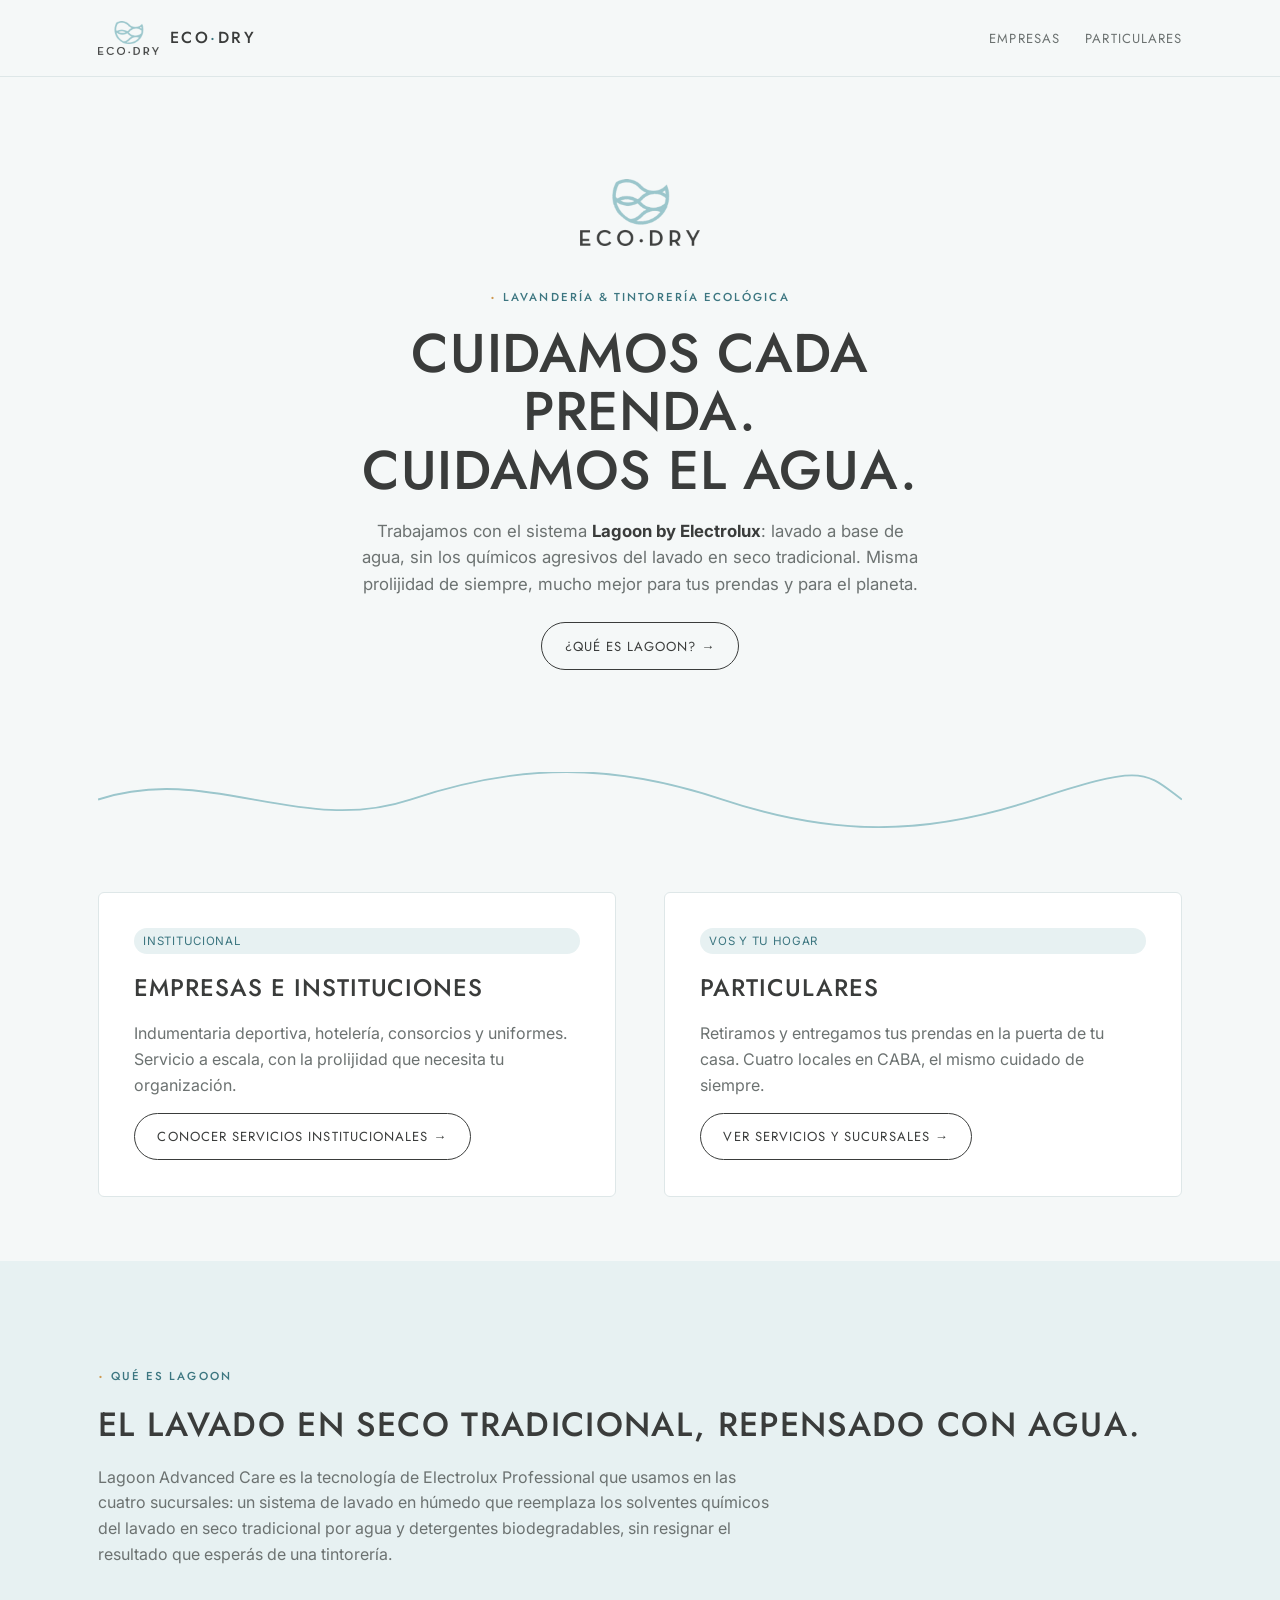
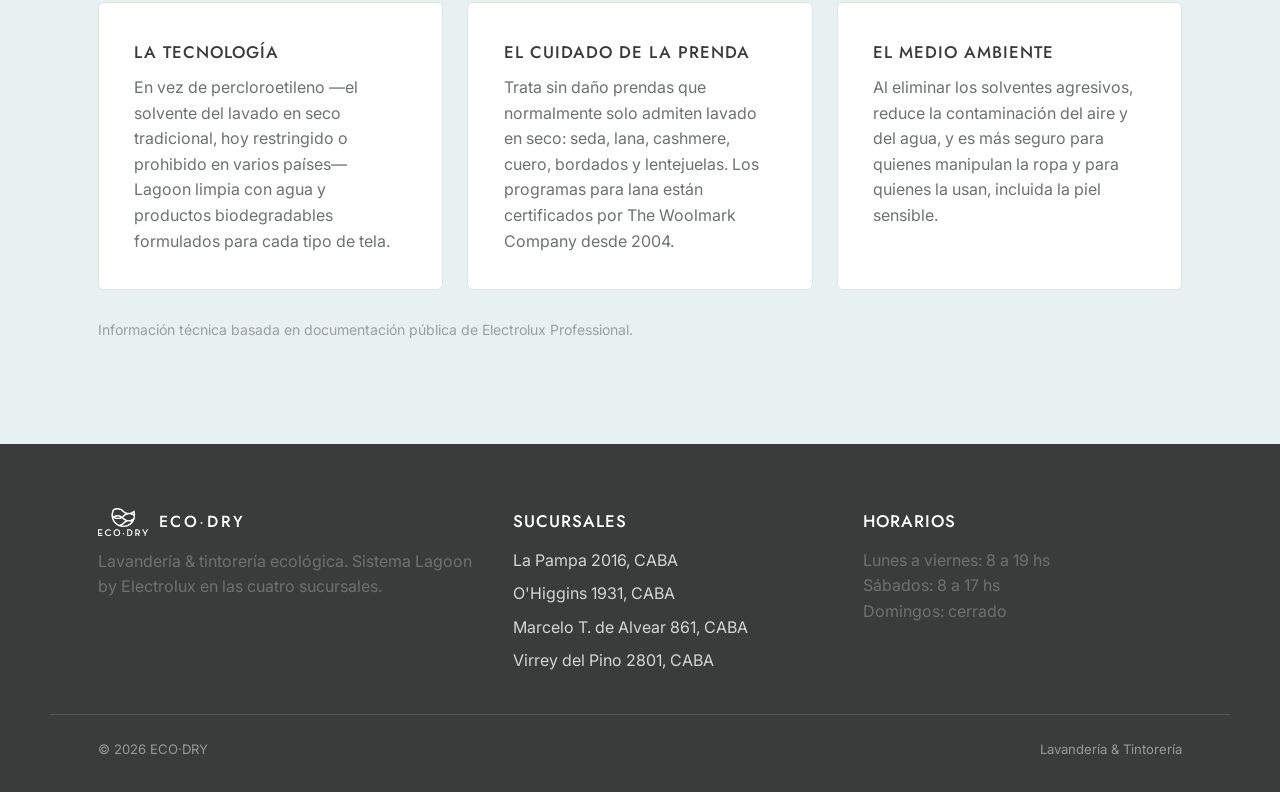
<file: index.html>
<!DOCTYPE html>
<html lang="es">
<head>
<meta charset="UTF-8">
<meta name="viewport" content="width=device-width, initial-scale=1.0">
<title>ECO·DRY — Lavandería & Tintorería Ecológica</title>
<meta name="description" content="ECO·DRY: lavandería y tintorería ecológica en CABA con sistema Lagoon by Electrolux. Servicios para empresas, instituciones y particulares.">
<link rel="icon" type="image/png" href="[data-uri]">
<link rel="preconnect" href="https://fonts.googleapis.com">
<link rel="preconnect" href="https://fonts.gstatic.com" crossorigin>
<link href="https://fonts.googleapis.com/css2?family=Jost:wght@400;500;600&family=Inter:wght@400;500;600&display=swap" rel="stylesheet">
<link rel="stylesheet" href="styles.css">
</head>
<body>

<header class="site-header">
  <div class="wrap">
    <a class="brand" href="index.html" aria-label="ECO·DRY — Inicio">
      <img src="[data-uri]" alt="ECO·DRY">
      <span class="brand-word">ECO<span class="dot">·</span>DRY</span>
    </a>
    <nav class="site-nav">
      <a href="empresas.html">Empresas</a>
      <a href="particulares.html">Particulares</a>
    </nav>
  </div>
</header>

<main>
  <section class="section">
    <div class="wrap stack center mx-auto" style="max-width:760px;">
      <img src="[data-uri]" alt="" style="width:120px; margin:0 auto 1.5rem;">
      <span class="eyebrow center" style="justify-content:center;">Lavandería & tintorería ecológica</span>
      <h1>Cuidamos cada prenda.<br>Cuidamos el agua.</h1>
      <p style="font-size:1.05rem; max-width:560px; margin:0 auto;">Trabajamos con el sistema <strong style="color:var(--ink);">Lagoon by Electrolux</strong>: lavado a base de agua, sin los químicos agresivos del lavado en seco tradicional. Misma prolijidad de siempre, mucho mejor para tus prendas y para el planeta.</p>
      <a href="#lagoon" class="btn btn-ghost" style="margin:0.4rem auto 0;">¿Qué es Lagoon? →</a>
    </div>
  </section>

  <div class="wrap">
    <svg class="wave-divider" viewBox="0 0 1180 60" fill="none" xmlns="http://www.w3.org/2000/svg" aria-hidden="true">
      <path d="M0 30 C 120 -10, 220 70, 340 30 S 560 -10, 680 30 S 900 70, 1020 30 S 1140 0, 1180 30" stroke="currentColor" stroke-width="2"/>
    </svg>
  </div>

  <section class="section--tight">
    <div class="wrap">
      <div class="cols-2">

        <a href="empresas.html" class="card" style="text-decoration:none; color:inherit; display:flex; flex-direction:column; gap:0.9rem; transition:border-color .25s var(--ease), transform .25s var(--ease);" onmouseover="this.style.borderColor='var(--lagoon-deep)'" onmouseout="this.style.borderColor='var(--line)'">
          <span class="tag">Institucional</span>
          <h2 style="font-size:1.5rem;">Empresas e instituciones</h2>
          <p>Indumentaria deportiva, hotelería, consorcios y uniformes. Servicio a escala, con la prolijidad que necesita tu organización.</p>
          <span class="btn btn-ghost" style="margin-top:auto; width:fit-content;">Conocer servicios institucionales →</span>
        </a>

        <a href="particulares.html" class="card" style="text-decoration:none; color:inherit; display:flex; flex-direction:column; gap:0.9rem; transition:border-color .25s var(--ease);" onmouseover="this.style.borderColor='var(--lagoon-deep)'" onmouseout="this.style.borderColor='var(--line)'">
          <span class="tag">Vos y tu hogar</span>
          <h2 style="font-size:1.5rem;">Particulares</h2>
          <p>Retiramos y entregamos tus prendas en la puerta de tu casa. Cuatro locales en CABA, el mismo cuidado de siempre.</p>
          <span class="btn btn-ghost" style="margin-top:auto; width:fit-content;">Ver servicios y sucursales →</span>
        </a>

      </div>
    </div>
  </section>

  <section class="section section--pale" id="lagoon">
    <div class="wrap">
      <span class="eyebrow">Qué es Lagoon</span>
      <h2 style="margin-top:0.6rem;">El lavado en seco tradicional, repensado con agua.</h2>
      <p style="margin-top:0.8rem; max-width:680px;">Lagoon Advanced Care es la tecnología de Electrolux Professional que usamos en las cuatro sucursales: un sistema de lavado en húmedo que reemplaza los solventes químicos del lavado en seco tradicional por agua y detergentes biodegradables, sin resignar el resultado que esperás de una tintorería.</p>
      <div class="cols-3" style="margin-top:2.2rem;">
        <div class="card">
          <h3>La tecnología</h3>
          <p style="margin-top:0.6rem;">En vez de percloroetileno —el solvente del lavado en seco tradicional, hoy restringido o prohibido en varios países— Lagoon limpia con agua y productos biodegradables formulados para cada tipo de tela.</p>
        </div>
        <div class="card">
          <h3>El cuidado de la prenda</h3>
          <p style="margin-top:0.6rem;">Trata sin daño prendas que normalmente solo admiten lavado en seco: seda, lana, cashmere, cuero, bordados y lentejuelas. Los programas para lana están certificados por The Woolmark Company desde 2004.</p>
        </div>
        <div class="card">
          <h3>El medio ambiente</h3>
          <p style="margin-top:0.6rem;">Al eliminar los solventes agresivos, reduce la contaminación del aire y del agua, y es más seguro para quienes manipulan la ropa y para quienes la usan, incluida la piel sensible.</p>
        </div>
      </div>
      <p class="muted" style="margin-top:1.8rem;">Información técnica basada en documentación pública de Electrolux Professional.</p>
    </div>
  </section>
</main>

<footer class="site-footer">
  <div class="wrap footer-grid">
    <div>
      <div class="brand" style="margin-bottom:0.8rem;">
        <img src="[data-uri]" alt="" style="height:28px; filter:brightness(0) invert(1);">
        <span class="brand-word" style="color:var(--paper);">ECO<span class="dot" style="color:var(--lagoon);">·</span>DRY</span>
      </div>
      <p>Lavandería & tintorería ecológica. Sistema Lagoon by Electrolux en las cuatro sucursales.</p>
    </div>
    <div>
      <h3>Sucursales</h3>
      <ul class="list-plain stack gap-sm" style="margin-top:0.8rem;">
        <li>La Pampa 2016, CABA</li>
        <li>O'Higgins 1931, CABA</li>
        <li>Marcelo T. de Alvear 861, CABA</li>
        <li>Virrey del Pino 2801, CABA</li>
      </ul>
    </div>
    <div>
      <h3>Horarios</h3>
      <p style="margin-top:0.8rem;">Lunes a viernes: 8 a 19 hs<br>Sábados: 8 a 17 hs<br>Domingos: cerrado</p>
    </div>
  </div>
  <div class="wrap footer-bottom">
    <span>© <span id="year"></span> ECO·DRY</span>
    <span>Lavandería & Tintorería</span>
  </div>
</footer>

<script src="script.js"></script>
</body>
</html>
</file>
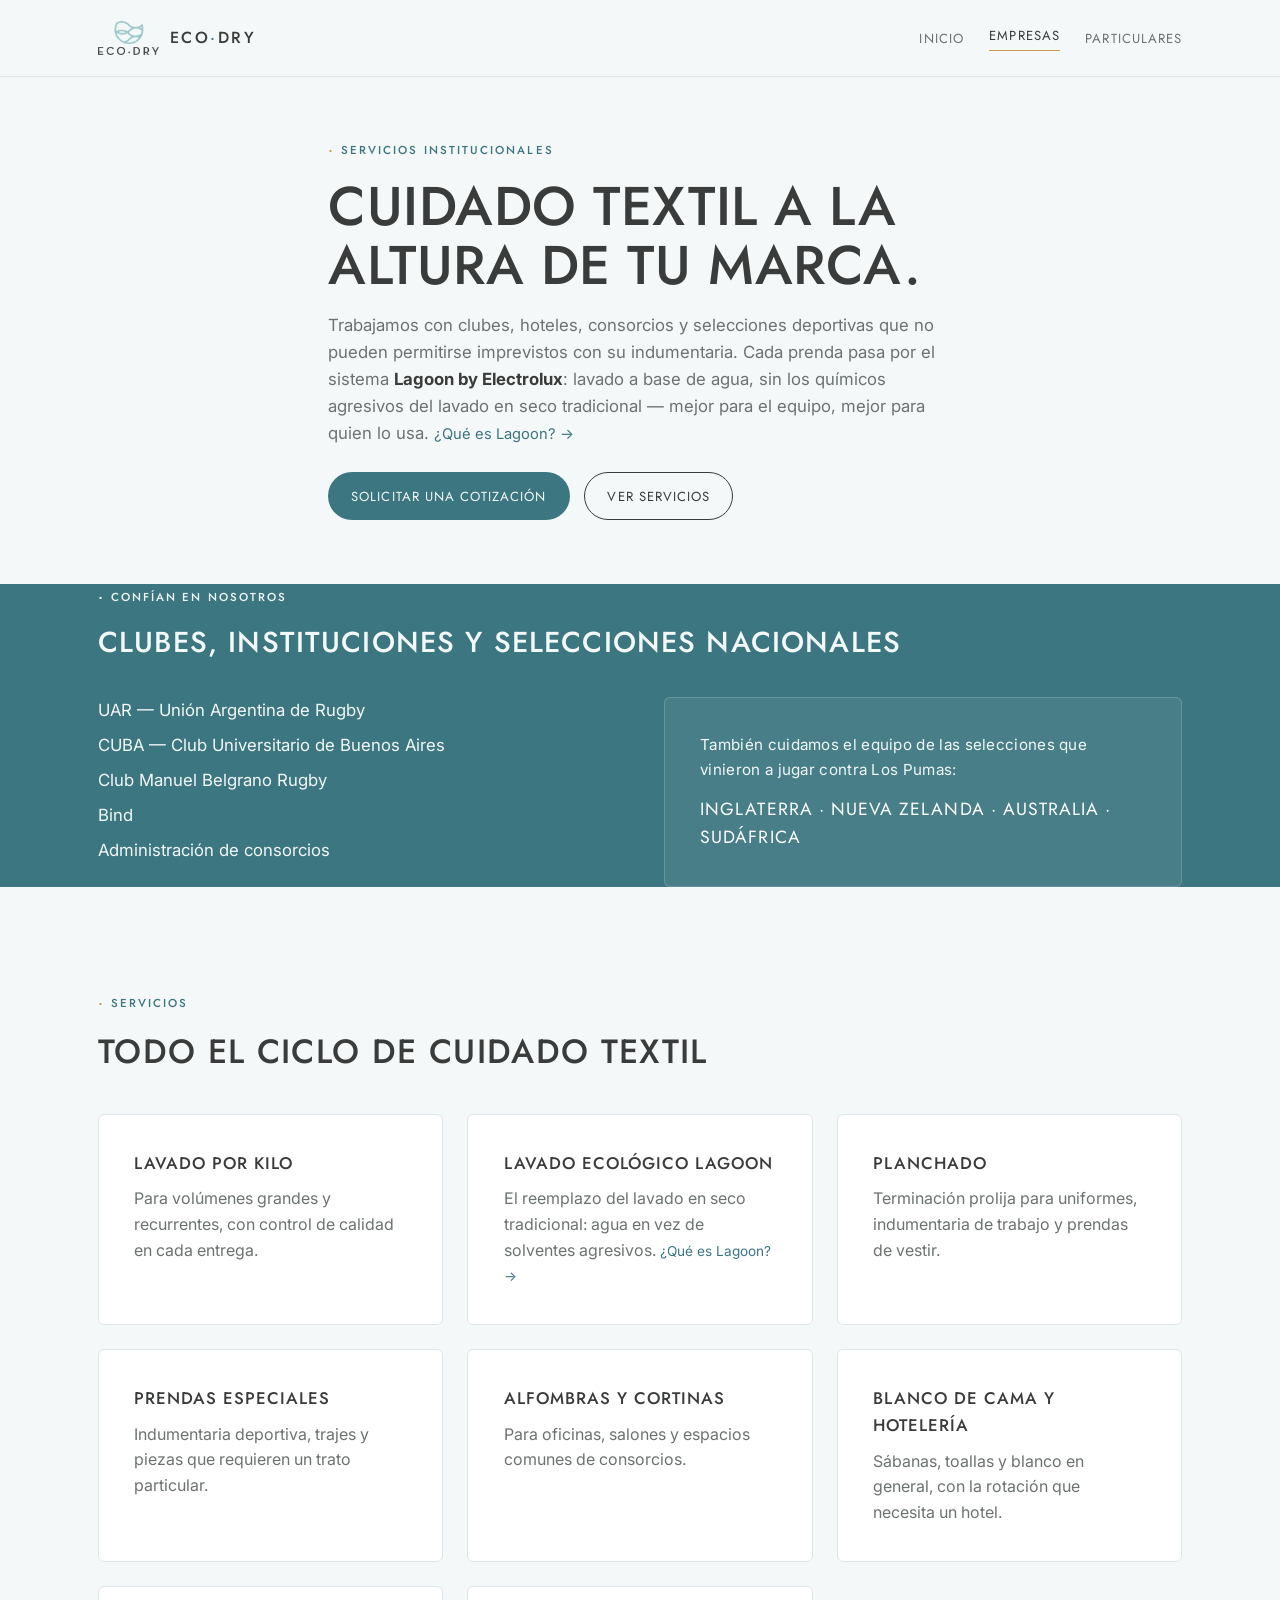
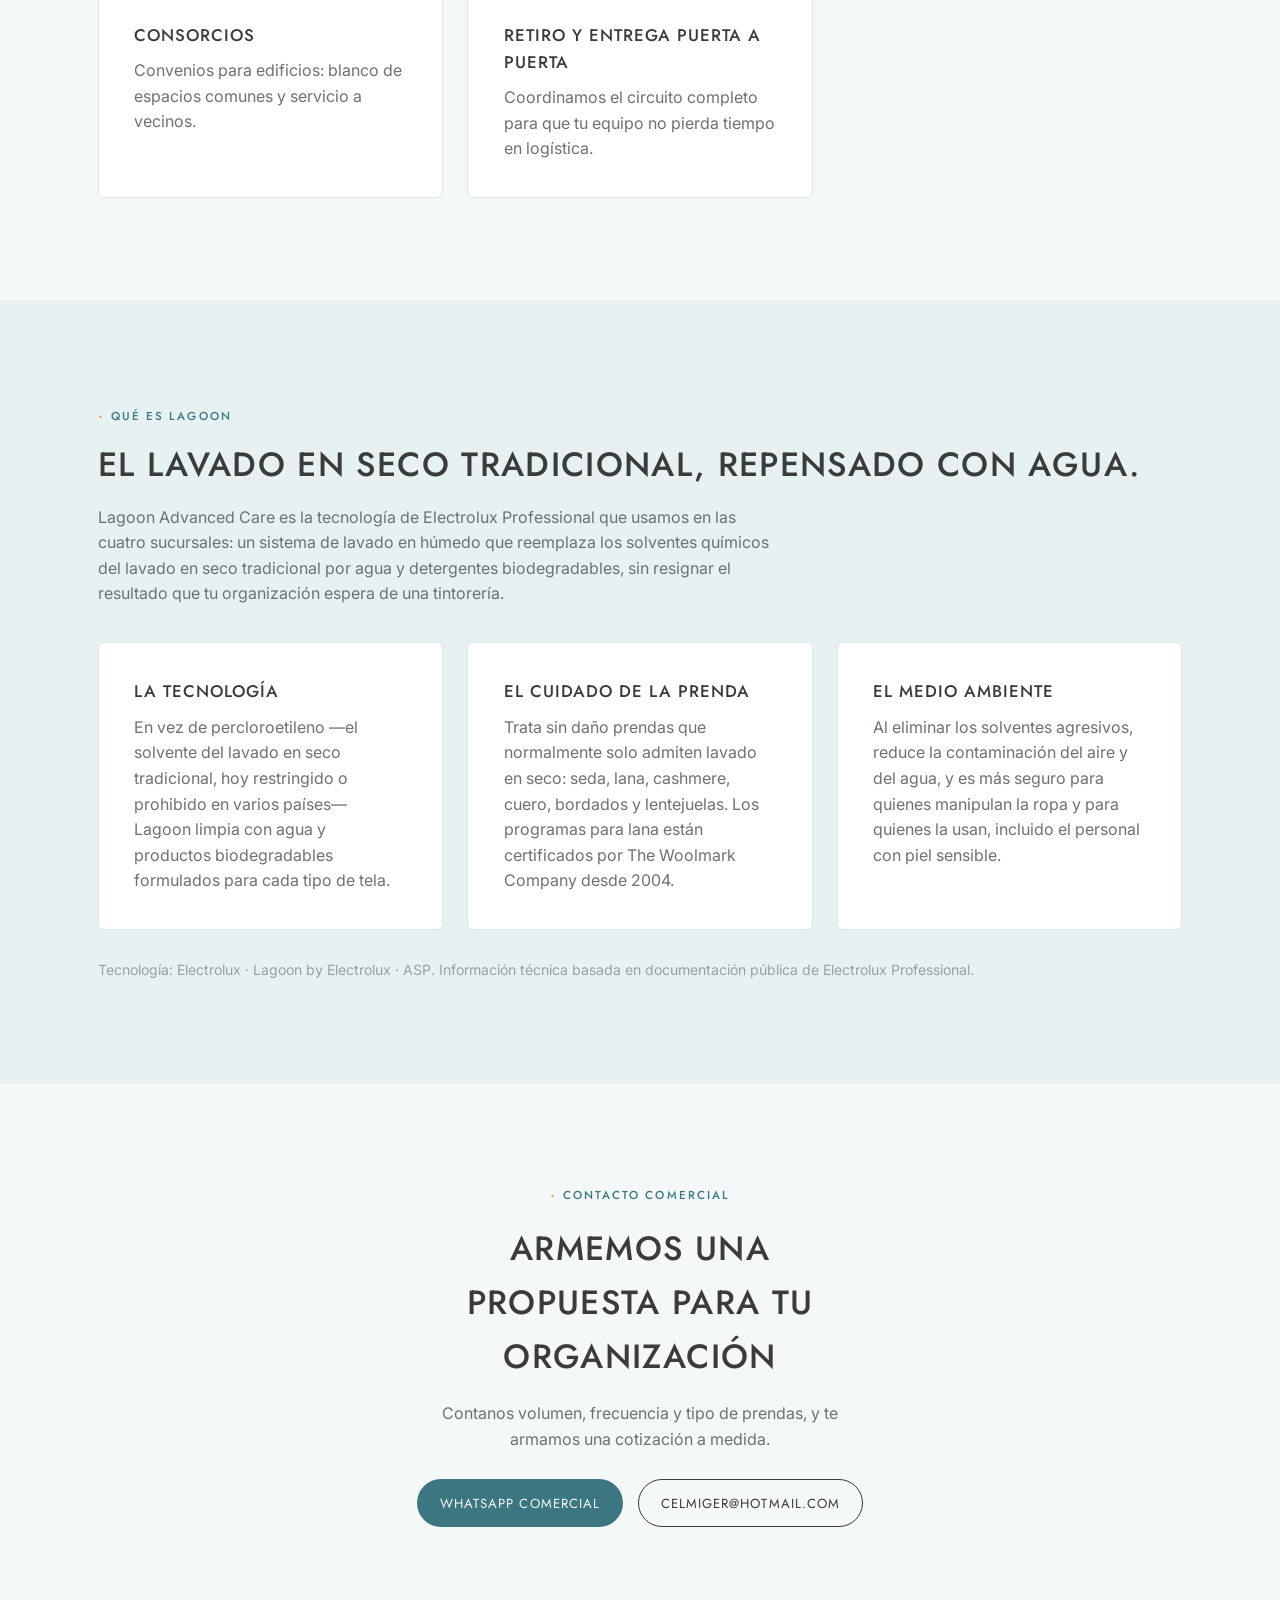
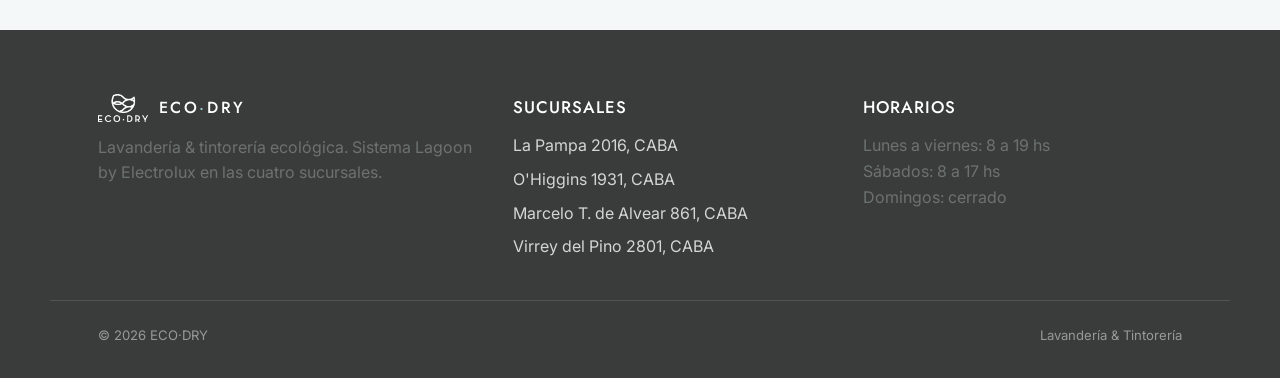
<file: empresas.html>
<!DOCTYPE html>
<html lang="es">
<head>
<meta charset="UTF-8">
<meta name="viewport" content="width=device-width, initial-scale=1.0">
<title>Servicios institucionales — ECO·DRY</title>
<meta name="description" content="ECO·DRY para empresas e instituciones: indumentaria deportiva, hotelería y consorcios. Sistema ecológico Lagoon by Electrolux.">
<link rel="icon" type="image/png" href="[data-uri]">
<link rel="preconnect" href="https://fonts.googleapis.com">
<link rel="preconnect" href="https://fonts.gstatic.com" crossorigin>
<link href="https://fonts.googleapis.com/css2?family=Jost:wght@400;500;600&family=Inter:wght@400;500;600&display=swap" rel="stylesheet">
<link rel="stylesheet" href="styles.css">
</head>
<body>

<header class="site-header">
  <div class="wrap">
    <a class="brand" href="index.html" aria-label="ECO·DRY — Inicio">
      <img src="[data-uri]" alt="ECO·DRY">
      <span class="brand-word">ECO<span class="dot">·</span>DRY</span>
    </a>
    <nav class="site-nav">
      <a href="index.html">Inicio</a>
      <a href="empresas.html" class="is-current">Empresas</a>
      <a href="particulares.html">Particulares</a>
    </nav>
  </div>
</header>

<main>
  <section class="section--tight">
    <div class="wrap stack" style="max-width:720px;">
      <span class="eyebrow">Servicios institucionales</span>
      <h1>Cuidado textil a la altura de tu marca.</h1>
      <p style="font-size:1.05rem;">Trabajamos con clubes, hoteles, consorcios y selecciones deportivas que no pueden permitirse imprevistos con su indumentaria. Cada prenda pasa por el sistema <strong style="color:var(--ink);">Lagoon by Electrolux</strong>: lavado a base de agua, sin los químicos agresivos del lavado en seco tradicional — mejor para el equipo, mejor para quien lo usa. <a href="#lagoon" style="font-size:0.92rem; white-space:nowrap;">¿Qué es Lagoon? →</a></p>
      <div style="display:flex; gap:0.9rem; flex-wrap:wrap; margin-top:0.5rem;">
        <a href="#contacto" class="btn btn-primary">Solicitar una cotización</a>
        <a href="#servicios" class="btn btn-ghost">Ver servicios</a>
      </div>
    </div>
  </section>

  <section class="section--deep">
    <div class="wrap">
      <span class="eyebrow">Confían en nosotros</span>
      <h2 style="margin-top:0.6rem; font-size:clamp(1.3rem,2.6vw,1.8rem);">Clubes, instituciones y selecciones nacionales</h2>
      <div class="cols-2" style="margin-top:2rem; align-items:start;">
        <ul class="list-plain stack gap-sm" style="font-size:1.05rem;">
          <li>UAR — Unión Argentina de Rugby</li>
          <li>CUBA — Club Universitario de Buenos Aires</li>
          <li>Club Manuel Belgrano Rugby</li>
          <li>Bind</li>
          <li>Administración de consorcios</li>
        </ul>
        <div class="card" style="background:rgba(255,255,255,0.06); border-color:rgba(255,255,255,0.18);">
          <p style="color:var(--ink-on-deep); font-size:0.95rem; letter-spacing:0.02em;">También cuidamos el equipo de las selecciones que vinieron a jugar contra Los Pumas:</p>
          <p style="color:var(--paper); font-family:var(--font-display); letter-spacing:0.06em; text-transform:uppercase; font-size:1.1rem; margin-top:0.8rem;">Inglaterra · Nueva Zelanda · Australia · Sudáfrica</p>
        </div>
      </div>
    </div>
  </section>

  <section class="section" id="servicios">
    <div class="wrap">
      <span class="eyebrow">Servicios</span>
      <h2 style="margin-top:0.6rem;">Todo el ciclo de cuidado textil</h2>
      <div class="cols-3" style="margin-top:2.2rem;">
        <div class="card">
          <h3>Lavado por kilo</h3>
          <p style="margin-top:0.6rem;">Para volúmenes grandes y recurrentes, con control de calidad en cada entrega.</p>
        </div>
        <div class="card">
          <h3>Lavado ecológico Lagoon</h3>
          <p style="margin-top:0.6rem;">El reemplazo del lavado en seco tradicional: agua en vez de solventes agresivos. <a href="#lagoon" style="font-size:0.85rem;">¿Qué es Lagoon? →</a></p>
        </div>
        <div class="card">
          <h3>Planchado</h3>
          <p style="margin-top:0.6rem;">Terminación prolija para uniformes, indumentaria de trabajo y prendas de vestir.</p>
        </div>
        <div class="card">
          <h3>Prendas especiales</h3>
          <p style="margin-top:0.6rem;">Indumentaria deportiva, trajes y piezas que requieren un trato particular.</p>
        </div>
        <div class="card">
          <h3>Alfombras y cortinas</h3>
          <p style="margin-top:0.6rem;">Para oficinas, salones y espacios comunes de consorcios.</p>
        </div>
        <div class="card">
          <h3>Blanco de cama y hotelería</h3>
          <p style="margin-top:0.6rem;">Sábanas, toallas y blanco en general, con la rotación que necesita un hotel.</p>
        </div>
        <div class="card">
          <h3>Consorcios</h3>
          <p style="margin-top:0.6rem;">Convenios para edificios: blanco de espacios comunes y servicio a vecinos.</p>
        </div>
        <div class="card">
          <h3>Retiro y entrega puerta a puerta</h3>
          <p style="margin-top:0.6rem;">Coordinamos el circuito completo para que tu equipo no pierda tiempo en logística.</p>
        </div>
      </div>
    </div>
  </section>

  <section class="section section--pale" id="lagoon">
    <div class="wrap">
      <span class="eyebrow">Qué es Lagoon</span>
      <h2 style="margin-top:0.6rem;">El lavado en seco tradicional, repensado con agua.</h2>
      <p style="margin-top:0.8rem; max-width:680px;">Lagoon Advanced Care es la tecnología de Electrolux Professional que usamos en las cuatro sucursales: un sistema de lavado en húmedo que reemplaza los solventes químicos del lavado en seco tradicional por agua y detergentes biodegradables, sin resignar el resultado que tu organización espera de una tintorería.</p>
      <div class="cols-3" style="margin-top:2.2rem;">
        <div class="card">
          <h3>La tecnología</h3>
          <p style="margin-top:0.6rem;">En vez de percloroetileno —el solvente del lavado en seco tradicional, hoy restringido o prohibido en varios países— Lagoon limpia con agua y productos biodegradables formulados para cada tipo de tela.</p>
        </div>
        <div class="card">
          <h3>El cuidado de la prenda</h3>
          <p style="margin-top:0.6rem;">Trata sin daño prendas que normalmente solo admiten lavado en seco: seda, lana, cashmere, cuero, bordados y lentejuelas. Los programas para lana están certificados por The Woolmark Company desde 2004.</p>
        </div>
        <div class="card">
          <h3>El medio ambiente</h3>
          <p style="margin-top:0.6rem;">Al eliminar los solventes agresivos, reduce la contaminación del aire y del agua, y es más seguro para quienes manipulan la ropa y para quienes la usan, incluido el personal con piel sensible.</p>
        </div>
      </div>
      <p class="muted" style="margin-top:1.8rem;">Tecnología: Electrolux · Lagoon by Electrolux · ASP. Información técnica basada en documentación pública de Electrolux Professional.</p>
    </div>
  </section>

  <section class="section" id="contacto">
    <div class="wrap stack center mx-auto" style="max-width:560px;">
      <span class="eyebrow center" style="justify-content:center;">Contacto comercial</span>
      <h2>Armemos una propuesta para tu organización</h2>
      <p>Contanos volumen, frecuencia y tipo de prendas, y te armamos una cotización a medida.</p>
      <div style="display:flex; gap:0.9rem; flex-wrap:wrap; justify-content:center; margin-top:0.6rem;">
        <a href="https://wa.me/5491157602656?text=Hola%2C%20quisiera%20una%20cotizaci%C3%B3n%20institucional" class="btn btn-primary">WhatsApp comercial</a>
        <a href="mailto:celmiger@hotmail.com" class="btn btn-ghost">celmiger@hotmail.com</a>
      </div>
    </div>
  </section>
</main>

<footer class="site-footer">
  <div class="wrap footer-grid">
    <div>
      <div class="brand" style="margin-bottom:0.8rem;">
        <img src="[data-uri]" alt="" style="height:28px; filter:brightness(0) invert(1);">
        <span class="brand-word" style="color:var(--paper);">ECO<span class="dot" style="color:var(--lagoon);">·</span>DRY</span>
      </div>
      <p>Lavandería & tintorería ecológica. Sistema Lagoon by Electrolux en las cuatro sucursales.</p>
    </div>
    <div>
      <h3>Sucursales</h3>
      <ul class="list-plain stack gap-sm" style="margin-top:0.8rem;">
        <li>La Pampa 2016, CABA</li>
        <li>O'Higgins 1931, CABA</li>
        <li>Marcelo T. de Alvear 861, CABA</li>
        <li>Virrey del Pino 2801, CABA</li>
      </ul>
    </div>
    <div>
      <h3>Horarios</h3>
      <p style="margin-top:0.8rem;">Lunes a viernes: 8 a 19 hs<br>Sábados: 8 a 17 hs<br>Domingos: cerrado</p>
    </div>
  </div>
  <div class="wrap footer-bottom">
    <span>© <span id="year"></span> ECO·DRY</span>
    <span>Lavandería & Tintorería</span>
  </div>
</footer>

<script src="script.js"></script>
</body>
</html>
</file>
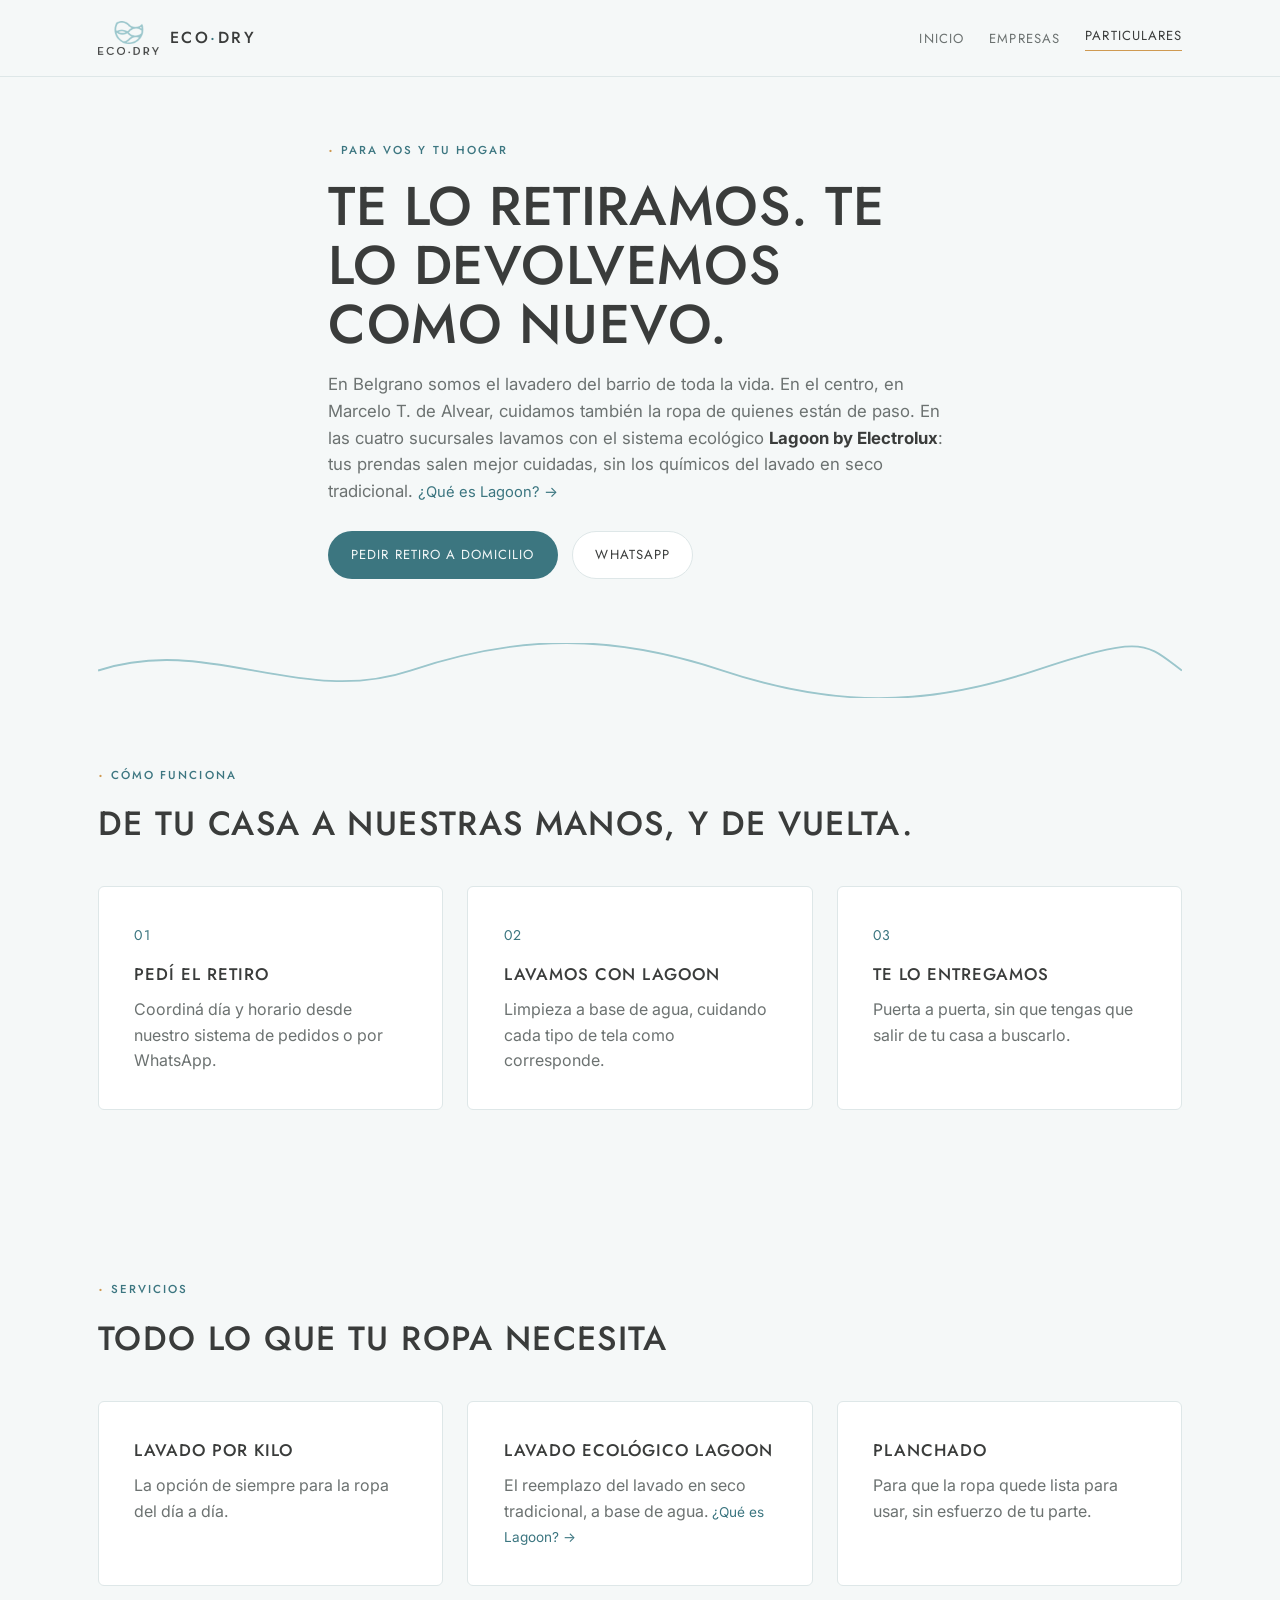
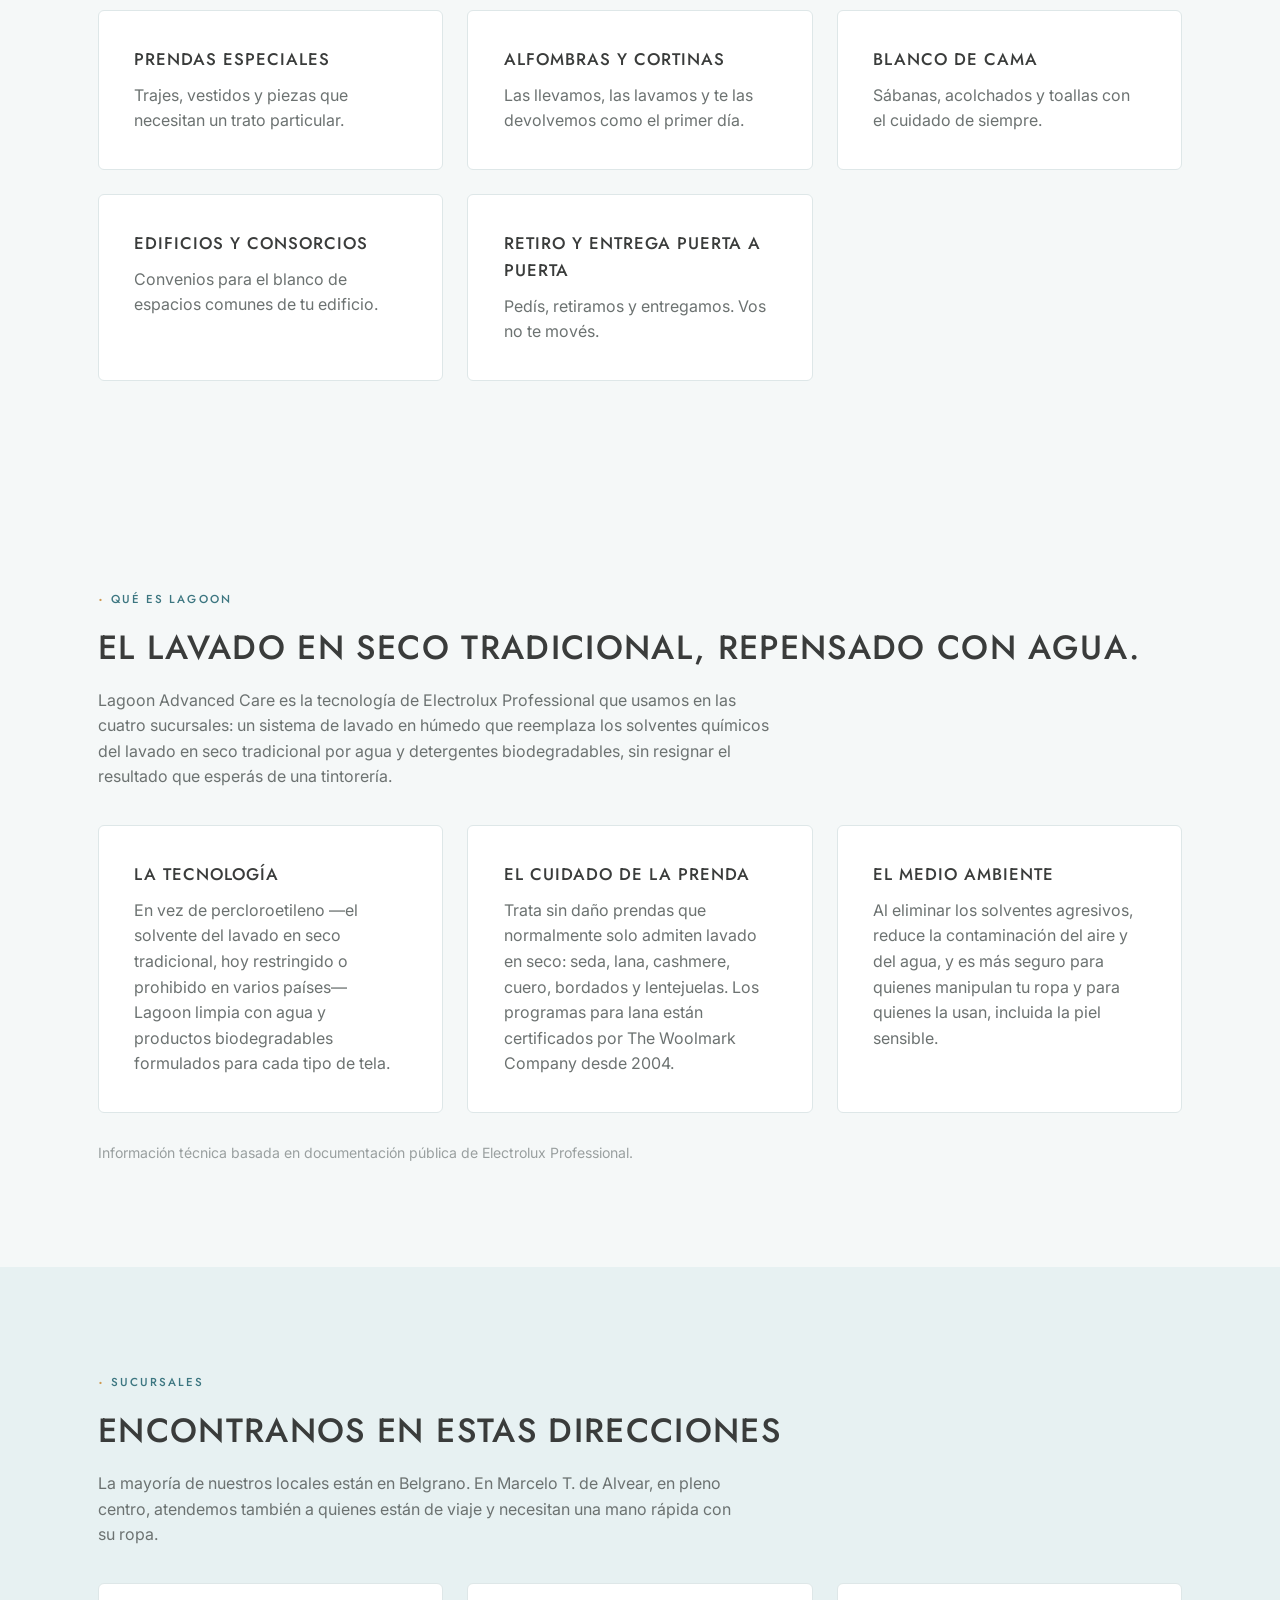
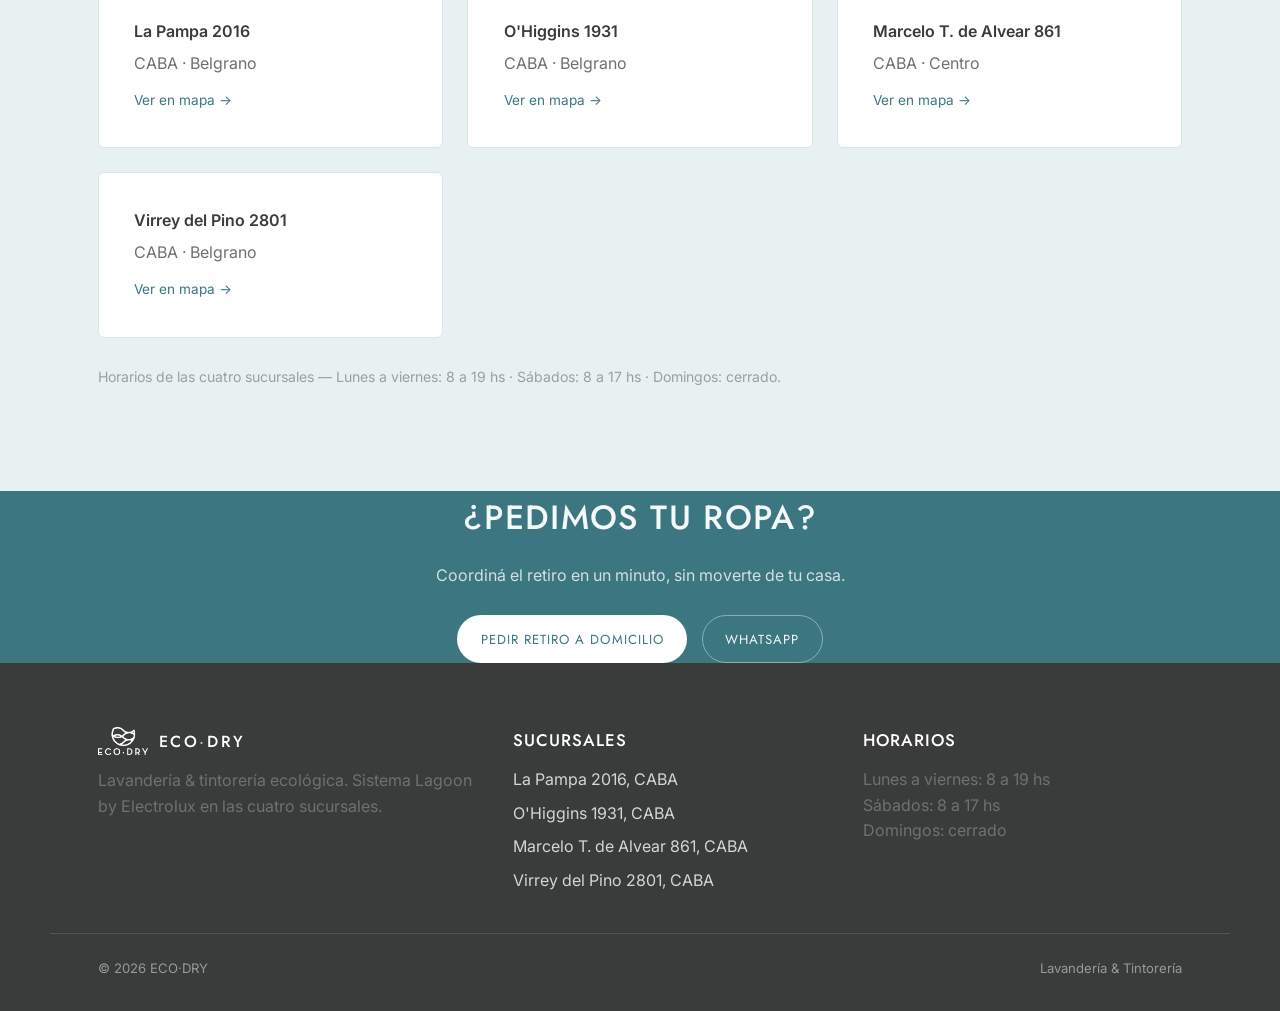
<file: particulares.html>
<!DOCTYPE html>
<html lang="es">
<head>
<meta charset="UTF-8">
<meta name="viewport" content="width=device-width, initial-scale=1.0">
<title>Servicios para tu hogar — ECO·DRY</title>
<meta name="description" content="ECO·DRY: lavandería y tintorería ecológica en Belgrano y el centro de CABA. Retiro y entrega puerta a puerta con sistema Lagoon by Electrolux.">
<link rel="icon" type="image/png" href="[data-uri]">
<link rel="preconnect" href="https://fonts.googleapis.com">
<link rel="preconnect" href="https://fonts.gstatic.com" crossorigin>
<link href="https://fonts.googleapis.com/css2?family=Jost:wght@400;500;600&family=Inter:wght@400;500;600&display=swap" rel="stylesheet">
<link rel="stylesheet" href="styles.css">
</head>
<body>

<header class="site-header">
  <div class="wrap">
    <a class="brand" href="index.html" aria-label="ECO·DRY — Inicio">
      <img src="[data-uri]" alt="ECO·DRY">
      <span class="brand-word">ECO<span class="dot">·</span>DRY</span>
    </a>
    <nav class="site-nav">
      <a href="index.html">Inicio</a>
      <a href="empresas.html">Empresas</a>
      <a href="particulares.html" class="is-current">Particulares</a>
    </nav>
  </div>
</header>

<main>
  <section class="section--tight">
    <div class="wrap stack" style="max-width:720px;">
      <span class="eyebrow">Para vos y tu hogar</span>
      <h1>Te lo retiramos. Te lo devolvemos como nuevo.</h1>
      <p style="font-size:1.05rem;">En Belgrano somos el lavadero del barrio de toda la vida. En el centro, en Marcelo T. de Alvear, cuidamos también la ropa de quienes están de paso. En las cuatro sucursales lavamos con el sistema ecológico <strong style="color:var(--ink);">Lagoon by Electrolux</strong>: tus prendas salen mejor cuidadas, sin los químicos del lavado en seco tradicional. <a href="#lagoon" style="font-size:0.92rem; white-space:nowrap;">¿Qué es Lagoon? →</a></p>
      <div style="display:flex; gap:0.9rem; flex-wrap:wrap; margin-top:0.5rem;">
        <a href="https://eco-dry.github.io/Domicilios/" class="btn btn-primary">Pedir retiro a domicilio</a>
        <a href="https://wa.me/5491134840003" class="btn btn-wa">WhatsApp</a>
      </div>
    </div>
  </section>

  <div class="wrap">
    <svg class="wave-divider" viewBox="0 0 1180 60" fill="none" xmlns="http://www.w3.org/2000/svg" aria-hidden="true">
      <path d="M0 30 C 120 -10, 220 70, 340 30 S 560 -10, 680 30 S 900 70, 1020 30 S 1140 0, 1180 30" stroke="currentColor" stroke-width="2"/>
    </svg>
  </div>

  <section class="section--tight">
    <div class="wrap">
      <span class="eyebrow">Cómo funciona</span>
      <h2 style="margin-top:0.6rem;">De tu casa a nuestras manos, y de vuelta.</h2>
      <div class="cols-3" style="margin-top:2.2rem;">
        <div class="card">
          <span class="muted" style="font-family:var(--font-display); letter-spacing:0.1em; color:var(--lagoon-deep);">01</span>
          <h3 style="margin-top:0.8rem;">Pedí el retiro</h3>
          <p style="margin-top:0.6rem;">Coordiná día y horario desde nuestro sistema de pedidos o por WhatsApp.</p>
        </div>
        <div class="card">
          <span class="muted" style="font-family:var(--font-display); letter-spacing:0.1em; color:var(--lagoon-deep);">02</span>
          <h3 style="margin-top:0.8rem;">Lavamos con Lagoon</h3>
          <p style="margin-top:0.6rem;">Limpieza a base de agua, cuidando cada tipo de tela como corresponde.</p>
        </div>
        <div class="card">
          <span class="muted" style="font-family:var(--font-display); letter-spacing:0.1em; color:var(--lagoon-deep);">03</span>
          <h3 style="margin-top:0.8rem;">Te lo entregamos</h3>
          <p style="margin-top:0.6rem;">Puerta a puerta, sin que tengas que salir de tu casa a buscarlo.</p>
        </div>
      </div>
    </div>
  </section>

  <section class="section" id="servicios">
    <div class="wrap">
      <span class="eyebrow">Servicios</span>
      <h2 style="margin-top:0.6rem;">Todo lo que tu ropa necesita</h2>
      <div class="cols-3" style="margin-top:2.2rem;">
        <div class="card">
          <h3>Lavado por kilo</h3>
          <p style="margin-top:0.6rem;">La opción de siempre para la ropa del día a día.</p>
        </div>
        <div class="card">
          <h3>Lavado ecológico Lagoon</h3>
          <p style="margin-top:0.6rem;">El reemplazo del lavado en seco tradicional, a base de agua. <a href="#lagoon" style="font-size:0.85rem;">¿Qué es Lagoon? →</a></p>
        </div>
        <div class="card">
          <h3>Planchado</h3>
          <p style="margin-top:0.6rem;">Para que la ropa quede lista para usar, sin esfuerzo de tu parte.</p>
        </div>
        <div class="card">
          <h3>Prendas especiales</h3>
          <p style="margin-top:0.6rem;">Trajes, vestidos y piezas que necesitan un trato particular.</p>
        </div>
        <div class="card">
          <h3>Alfombras y cortinas</h3>
          <p style="margin-top:0.6rem;">Las llevamos, las lavamos y te las devolvemos como el primer día.</p>
        </div>
        <div class="card">
          <h3>Blanco de cama</h3>
          <p style="margin-top:0.6rem;">Sábanas, acolchados y toallas con el cuidado de siempre.</p>
        </div>
        <div class="card">
          <h3>Edificios y consorcios</h3>
          <p style="margin-top:0.6rem;">Convenios para el blanco de espacios comunes de tu edificio.</p>
        </div>
        <div class="card">
          <h3>Retiro y entrega puerta a puerta</h3>
          <p style="margin-top:0.6rem;">Pedís, retiramos y entregamos. Vos no te movés.</p>
        </div>
      </div>
    </div>
  </section>

  <section class="section" id="lagoon">
    <div class="wrap">
      <span class="eyebrow">Qué es Lagoon</span>
      <h2 style="margin-top:0.6rem;">El lavado en seco tradicional, repensado con agua.</h2>
      <p style="margin-top:0.8rem; max-width:680px;">Lagoon Advanced Care es la tecnología de Electrolux Professional que usamos en las cuatro sucursales: un sistema de lavado en húmedo que reemplaza los solventes químicos del lavado en seco tradicional por agua y detergentes biodegradables, sin resignar el resultado que esperás de una tintorería.</p>
      <div class="cols-3" style="margin-top:2.2rem;">
        <div class="card">
          <h3>La tecnología</h3>
          <p style="margin-top:0.6rem;">En vez de percloroetileno —el solvente del lavado en seco tradicional, hoy restringido o prohibido en varios países— Lagoon limpia con agua y productos biodegradables formulados para cada tipo de tela.</p>
        </div>
        <div class="card">
          <h3>El cuidado de la prenda</h3>
          <p style="margin-top:0.6rem;">Trata sin daño prendas que normalmente solo admiten lavado en seco: seda, lana, cashmere, cuero, bordados y lentejuelas. Los programas para lana están certificados por The Woolmark Company desde 2004.</p>
        </div>
        <div class="card">
          <h3>El medio ambiente</h3>
          <p style="margin-top:0.6rem;">Al eliminar los solventes agresivos, reduce la contaminación del aire y del agua, y es más seguro para quienes manipulan tu ropa y para quienes la usan, incluida la piel sensible.</p>
        </div>
      </div>
      <p class="muted" style="margin-top:1.8rem;">Información técnica basada en documentación pública de Electrolux Professional.</p>
    </div>
  </section>

  <section class="section section--pale" id="sucursales">
    <div class="wrap">
      <span class="eyebrow">Sucursales</span>
      <h2 style="margin-top:0.6rem;">Encontranos en estas direcciones</h2>
      <p style="margin-top:0.8rem; max-width:640px;">La mayoría de nuestros locales están en Belgrano. En Marcelo T. de Alvear, en pleno centro, atendemos también a quienes están de viaje y necesitan una mano rápida con su ropa.</p>
      <div class="cols-3" style="margin-top:2.2rem;">
        <div class="card">
          <h3 style="text-transform:none; letter-spacing:0; font-family:var(--font-body); font-weight:600; font-size:1rem;">La Pampa 2016</h3>
          <p style="margin-top:0.4rem;">CABA · Belgrano</p>
          <a href="https://www.google.com/maps/search/?api=1&query=La+Pampa+2016+CABA" style="font-size:0.85rem; margin-top:0.8rem; display:inline-block;">Ver en mapa →</a>
        </div>
        <div class="card">
          <h3 style="text-transform:none; letter-spacing:0; font-family:var(--font-body); font-weight:600; font-size:1rem;">O'Higgins 1931</h3>
          <p style="margin-top:0.4rem;">CABA · Belgrano</p>
          <a href="https://www.google.com/maps/search/?api=1&query=O%27Higgins+1931+CABA" style="font-size:0.85rem; margin-top:0.8rem; display:inline-block;">Ver en mapa →</a>
        </div>
        <div class="card">
          <h3 style="text-transform:none; letter-spacing:0; font-family:var(--font-body); font-weight:600; font-size:1rem;">Marcelo T. de Alvear 861</h3>
          <p style="margin-top:0.4rem;">CABA · Centro</p>
          <a href="https://www.google.com/maps/search/?api=1&query=Marcelo+T+de+Alvear+861+CABA" style="font-size:0.85rem; margin-top:0.8rem; display:inline-block;">Ver en mapa →</a>
        </div>
        <div class="card">
          <h3 style="text-transform:none; letter-spacing:0; font-family:var(--font-body); font-weight:600; font-size:1rem;">Virrey del Pino 2801</h3>
          <p style="margin-top:0.4rem;">CABA · Belgrano</p>
          <a href="https://www.google.com/maps/search/?api=1&query=Virrey+del+Pino+2801+CABA" style="font-size:0.85rem; margin-top:0.8rem; display:inline-block;">Ver en mapa →</a>
        </div>
      </div>
      <p class="muted" style="margin-top:1.8rem;">Horarios de las cuatro sucursales — Lunes a viernes: 8 a 19 hs · Sábados: 8 a 17 hs · Domingos: cerrado.</p>
    </div>
  </section>

  <section class="section--deep">
    <div class="wrap stack center mx-auto" style="max-width:520px;">
      <h2>¿Pedimos tu ropa?</h2>
      <p>Coordiná el retiro en un minuto, sin moverte de tu casa.</p>
      <div style="display:flex; gap:0.9rem; flex-wrap:wrap; justify-content:center; margin-top:0.6rem;">
        <a href="https://eco-dry.github.io/Domicilios/" class="btn btn-on-deep">Pedir retiro a domicilio</a>
        <a href="https://wa.me/5491134840003" class="btn" style="border-color:rgba(255,255,255,0.4); color:var(--ink-on-deep);">WhatsApp</a>
      </div>
    </div>
  </section>
</main>

<footer class="site-footer">
  <div class="wrap footer-grid">
    <div>
      <div class="brand" style="margin-bottom:0.8rem;">
        <img src="[data-uri]" alt="" style="height:28px; filter:brightness(0) invert(1);">
        <span class="brand-word" style="color:var(--paper);">ECO<span class="dot" style="color:var(--lagoon);">·</span>DRY</span>
      </div>
      <p>Lavandería & tintorería ecológica. Sistema Lagoon by Electrolux en las cuatro sucursales.</p>
    </div>
    <div>
      <h3>Sucursales</h3>
      <ul class="list-plain stack gap-sm" style="margin-top:0.8rem;">
        <li>La Pampa 2016, CABA</li>
        <li>O'Higgins 1931, CABA</li>
        <li>Marcelo T. de Alvear 861, CABA</li>
        <li>Virrey del Pino 2801, CABA</li>
      </ul>
    </div>
    <div>
      <h3>Horarios</h3>
      <p style="margin-top:0.8rem;">Lunes a viernes: 8 a 19 hs<br>Sábados: 8 a 17 hs<br>Domingos: cerrado</p>
    </div>
  </div>
  <div class="wrap footer-bottom">
    <span>© <span id="year"></span> ECO·DRY</span>
    <span>Lavandería & Tintorería</span>
  </div>
</footer>

<script src="script.js"></script>
</body>
</html>
</file>
<file: styles.css>
/* ========================================================================
   ECO·DRY — Shared stylesheet
   Tokens drawn from the brand mark: lagoon teal (#9BC6CC) + carbón ink
   (#3F4140). One organic accent — "sol" — reserved for a single signature
   use per page. Geometry is mostly precise/square; only the brand mark,
   buttons and dividers are allowed to curve, echoing the logo's loops.
   ========================================================================= */

:root {
  /* Color */
  --ink: #3a3c3b;          /* carbón — primary text, from wordmark */
  --ink-soft: #6c7271;     /* secondary text */
  --ink-faint: #9aa0a0;    /* tertiary / captions */
  --mist: #f5f8f8;         /* page background */
  --paper: #ffffff;        /* card surfaces */
  --lagoon: #9bc6cc;       /* brand teal, from icon */
  --lagoon-deep: #3c7680;  /* deepened teal — buttons, links, AA contrast */
  --lagoon-pale: #e7f1f2;  /* tint — section backgrounds, badges */
  --sol: #cf9a52;          /* single warm accent — used sparingly */
  --line: #dee7e8;         /* hairline borders */
  --ink-on-deep: #f3f8f8;  /* text on --lagoon-deep */

  /* Type */
  --font-display: "Jost", "Futura", sans-serif;
  --font-body: "Inter", "Helvetica Neue", sans-serif;

  /* Rhythm */
  --gutter: clamp(1.25rem, 4vw, 3rem);
  --radius-card: 6px;
  --radius-pill: 999px;
  --ease: cubic-bezier(0.22, 1, 0.36, 1);
}

* { box-sizing: border-box; }
html { scroll-behavior: smooth; }
@media (prefers-reduced-motion: reduce) {
  html { scroll-behavior: auto; }
  * { animation-duration: 0.001ms !important; animation-iteration-count: 1 !important; transition-duration: 0.001ms !important; }
}

body {
  margin: 0;
  background: var(--mist);
  color: var(--ink);
  font-family: var(--font-body);
  font-size: 16px;
  line-height: 1.6;
  -webkit-font-smoothing: antialiased;
}

img { max-width: 100%; display: block; }

a { color: var(--lagoon-deep); text-decoration: none; }
a:hover { text-decoration: underline; }

:focus-visible {
  outline: 2px solid var(--lagoon-deep);
  outline-offset: 3px;
  border-radius: 2px;
}

h1, h2, h3 {
  font-family: var(--font-display);
  font-weight: 500;
  text-transform: uppercase;
  letter-spacing: 0.04em;
  color: var(--ink);
  margin: 0;
}

h1 { font-size: clamp(2rem, 5.4vw, 3.4rem); line-height: 1.08; letter-spacing: 0.01em; }
h2 { font-size: clamp(1.5rem, 3vw, 2.1rem); }
h3 { font-size: 1.05rem; letter-spacing: 0.06em; }

p { margin: 0; color: var(--ink-soft); }

.eyebrow {
  display: inline-flex;
  align-items: center;
  gap: 0.5em;
  font-family: var(--font-display);
  text-transform: uppercase;
  letter-spacing: 0.18em;
  font-size: 0.72rem;
  color: var(--lagoon-deep);
  font-weight: 500;
}
.eyebrow::before {
  content: "·";
  font-size: 1.4em;
  line-height: 0;
  color: var(--sol);
}

.dot { color: var(--lagoon-deep); }

/* ---------- Layout helpers ---------- */
.wrap {
  max-width: 1180px;
  margin: 0 auto;
  padding: 0 var(--gutter);
}
.section { padding: clamp(3.5rem, 8vw, 6.5rem) 0; }
.section--tight { padding: clamp(2.5rem, 5vw, 4rem) 0; }
.section--pale { background: var(--lagoon-pale); }
.section--deep { background: var(--lagoon-deep); color: var(--ink-on-deep); }
.section--deep p { color: rgba(243, 248, 248, 0.82); }
.section--deep h2, .section--deep .eyebrow { color: var(--ink-on-deep); }
.section--deep .eyebrow::before { color: var(--paper); }

.stack { display: grid; gap: 1.1rem; }
.cols-2 { display: grid; gap: clamp(1.5rem, 4vw, 3rem); grid-template-columns: 1fr; }
.cols-3 { display: grid; gap: 1.5rem; grid-template-columns: 1fr; }
@media (min-width: 720px) {
  .cols-2 { grid-template-columns: 1fr 1fr; }
  .cols-3 { grid-template-columns: repeat(3, 1fr); }
}

/* ---------- Header ---------- */
.site-header {
  position: sticky;
  top: 0;
  z-index: 40;
  background: rgba(245, 248, 248, 0.92);
  backdrop-filter: blur(8px);
  border-bottom: 1px solid var(--line);
}
.site-header .wrap {
  display: flex;
  align-items: center;
  justify-content: space-between;
  height: 76px;
}
.brand {
  display: flex;
  align-items: center;
  gap: 0.65rem;
  color: var(--ink);
}
.brand img { height: 34px; width: auto; }
.brand-word {
  font-family: var(--font-display);
  letter-spacing: 0.16em;
  font-size: 1rem;
  font-weight: 500;
}
.site-nav {
  display: flex;
  align-items: center;
  gap: clamp(1rem, 2vw, 2rem);
  font-family: var(--font-display);
  letter-spacing: 0.08em;
  font-size: 0.82rem;
  text-transform: uppercase;
}
.site-nav a { color: var(--ink-soft); }
.site-nav a.is-current { color: var(--ink); border-bottom: 1px solid var(--sol); padding-bottom: 4px; }
.site-nav a:hover { color: var(--lagoon-deep); text-decoration: none; }

@media (max-width: 560px) {
  .site-header .wrap { height: auto; flex-wrap: wrap; padding-top: 0.9rem; padding-bottom: 0.9rem; gap: 0.7rem; }
  .site-nav { gap: 1rem; font-size: 0.74rem; }
  .brand-word { font-size: 0.9rem; }
}

/* ---------- Buttons ---------- */
.btn {
  display: inline-flex;
  align-items: center;
  gap: 0.55em;
  font-family: var(--font-display);
  text-transform: uppercase;
  letter-spacing: 0.08em;
  font-size: 0.82rem;
  padding: 0.95em 1.7em;
  border-radius: var(--radius-pill);
  border: 1px solid transparent;
  cursor: pointer;
  transition: transform 0.25s var(--ease), background 0.25s var(--ease), color 0.25s var(--ease), border-color .25s var(--ease);
  white-space: nowrap;
}
.btn:hover { transform: translateY(-1px); text-decoration: none; }
.btn-primary { background: var(--lagoon-deep); color: var(--ink-on-deep); }
.btn-primary:hover { background: #335f68; }
.btn-ghost { background: transparent; color: var(--ink); border-color: var(--ink); }
.btn-ghost:hover { border-color: var(--lagoon-deep); color: var(--lagoon-deep); }
.btn-on-deep { background: var(--paper); color: var(--lagoon-deep); }
.btn-on-deep:hover { background: var(--lagoon-pale); }
.btn-wa { background: #ffffff; color: var(--ink); border-color: var(--line); }
.btn-wa:hover { border-color: var(--lagoon-deep); color: var(--lagoon-deep); }

/* ---------- Cards ---------- */
.card {
  background: var(--paper);
  border: 1px solid var(--line);
  border-radius: var(--radius-card);
  padding: clamp(1.5rem, 3vw, 2.2rem);
}

/* ---------- Wave divider (signature element) ---------- */
.wave-divider {
  display: block;
  width: 100%;
  height: auto;
  color: var(--lagoon);
}
.wave-divider path {
  stroke-dasharray: 1400;
  stroke-dashoffset: 1400;
  animation: draw 2.4s var(--ease) forwards;
}
@keyframes draw { to { stroke-dashoffset: 0; } }

/* ---------- Footer ---------- */
.site-footer {
  background: var(--ink);
  color: rgba(245, 248, 248, 0.82);
  padding: clamp(2.5rem, 5vw, 4rem) 0 2rem;
}
.site-footer h3 { color: var(--paper); }
.site-footer a { color: rgba(245, 248, 248, 0.82); }
.site-footer a:hover { color: var(--lagoon); }
.footer-grid {
  display: grid;
  gap: 2rem;
  grid-template-columns: 1fr;
}
@media (min-width: 720px) {
  .footer-grid { grid-template-columns: 1.2fr 1fr 1fr; }
}
.footer-bottom {
  margin-top: 2.5rem;
  padding-top: 1.5rem;
  border-top: 1px solid rgba(245, 248, 248, 0.12);
  font-size: 0.82rem;
  color: rgba(245, 248, 248, 0.5);
  display: flex;
  flex-wrap: wrap;
  gap: 0.75rem;
  justify-content: space-between;
}

/* ---------- Utility ---------- */
.muted { color: var(--ink-faint); font-size: 0.88rem; }
.center { text-align: center; }
.mx-auto { margin-left: auto; margin-right: auto; }
.gap-sm { gap: 0.5rem; }
.list-plain { list-style: none; margin: 0; padding: 0; }
.tag {
  display: inline-block;
  font-size: 0.72rem;
  letter-spacing: 0.06em;
  text-transform: uppercase;
  padding: 0.35em 0.8em;
  border-radius: var(--radius-pill);
  background: var(--lagoon-pale);
  color: var(--lagoon-deep);
}
</file>
